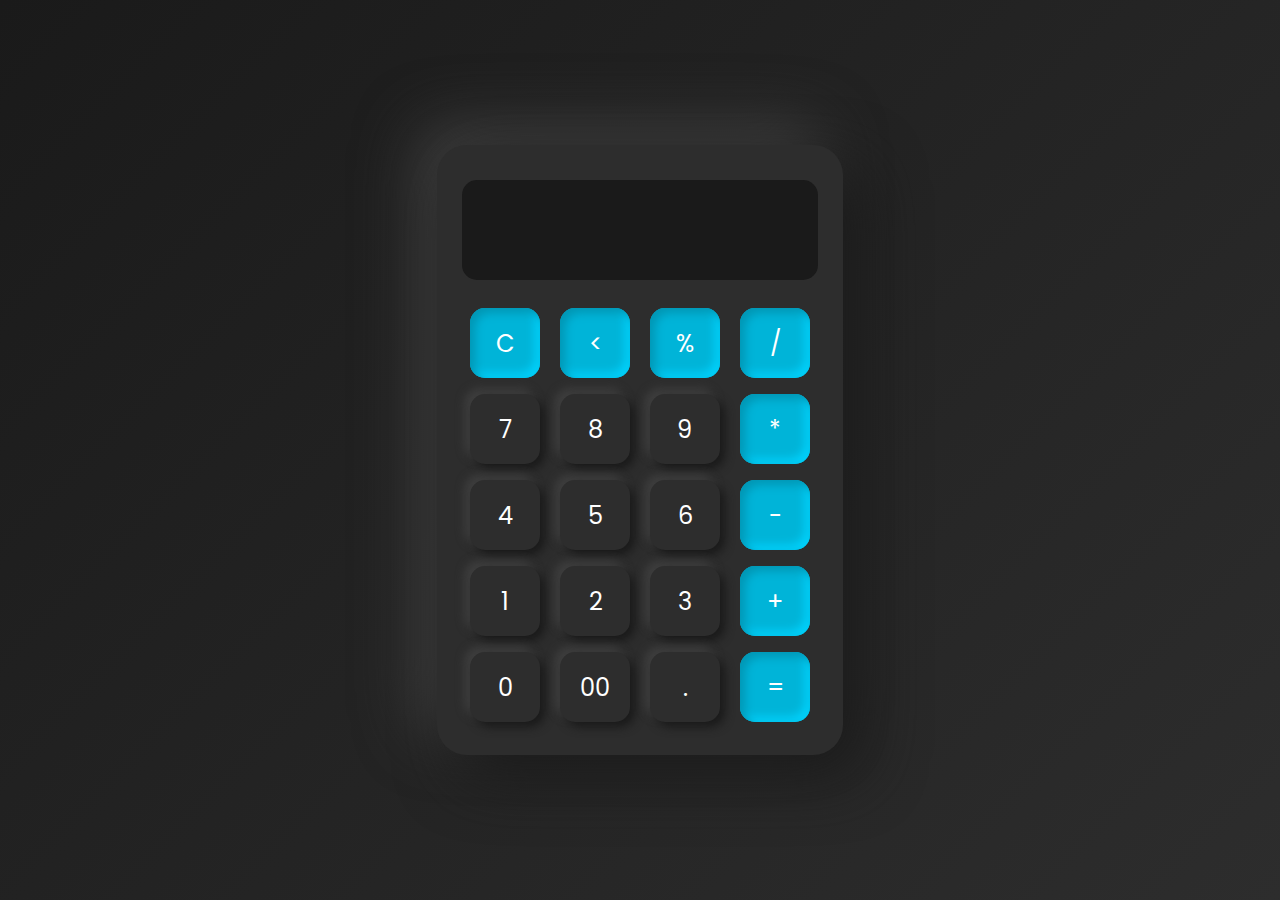
<file: Calculator/index.html>
<!DOCTYPE html>
<html lang="en">
<head>
    <meta charset="UTF-8">
    <meta http-equiv="X-UA-Compatible" content="IE=edge">
    <meta name="viewport" content="width=device-width, initial-scale=1.0">
    <title>Calculator</title>
    <link href="style.css" rel="stylesheet"></link>
</head>
<body>
    <div class="container">
        <div class="calc">
            <h1 id="input"></h1>
        <div>
            <button class="new">C</button>
            <button class="new">&lt;</button>
            <button class="new">%</button>
            <button class="new">/</button>
        </div>
        <div>
            <button>7</button>
            <button>8</button>
            <button>9</button>
            <button class="new">*</button>
        </div>
        <div>
            <button>4</button>
            <button>5</button>
            <button>6</button>
            <button class="new">-</button>
        </div>
        <div>
            <button>1</button>
            <button>2</button>
            <button>3</button>
            <button class="new">+</button>
        </div>
        <div>
            <button>0</button>
            <button>00</button>
            <button>.</button>
            <button class="new">=</button>
        </div>
    </div>
    </div>
    <script src="script.js"> </script>
</body>
</html>
</file>
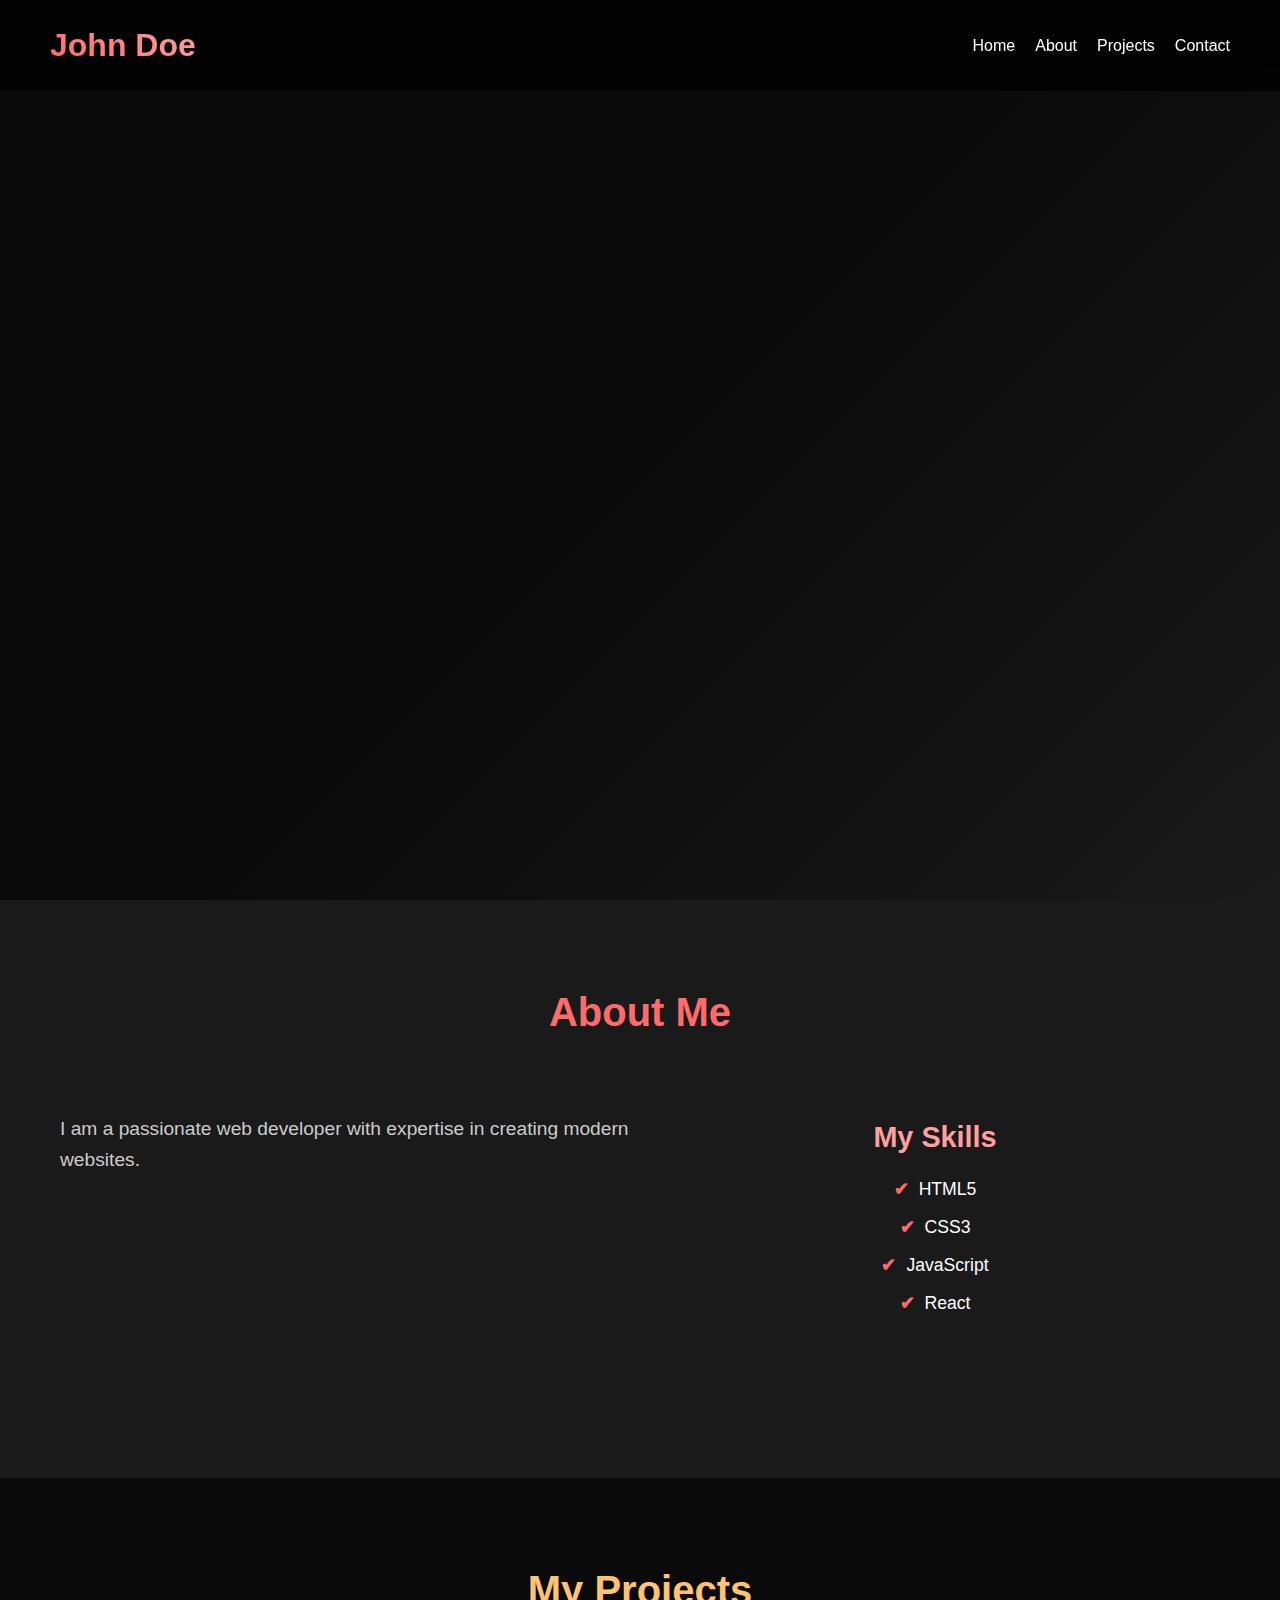
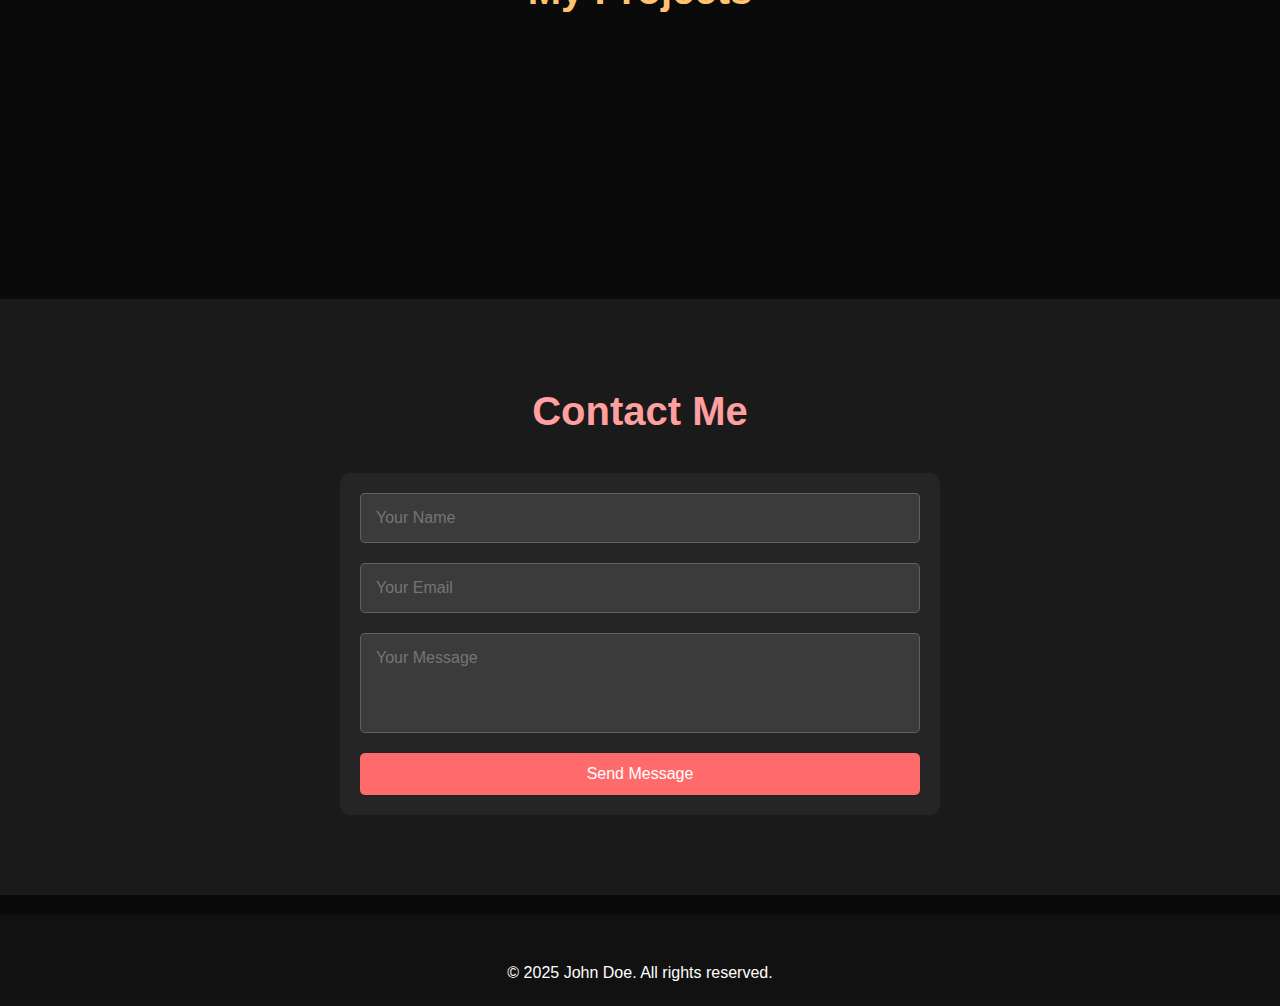
<file: DarkMode_TextAnimation/index.html>
<!DOCTYPE html>
<html lang="en">
<head>
    <meta charset="UTF-8">
    <meta http-equiv="X-UA-Compatible" content="IE=edge">
    <meta name="viewport" content="width=device-width, initial-scale=1.0">
    <title>Modern Portfolio</title>
    <link rel="stylesheet" href="style.css">
</head>
<body>
    <!-- Navigation -->
    <nav>
        <div class="logo">
            <h1>John Doe</h1>
        </div>
        <div class="menu">
            <ul>
                <li><a href="#home">Home</a></li>
                <li><a href="#about">About</a></li>
                <li><a href="#projects">Projects</a></li>
                <li><a href="#contact">Contact</a></li>
            </ul>
        </div>
    </nav>

    <!-- Hero Section -->
    <section id="home">
        <div class="hero-content">
            <h1>Welcome to My Portfolio</h1>
            <h2>Frontend Developer & Designer</h2>
            <p>Creating beautiful and functional web experiences</p>
            <div class="cta-buttons">
                <button>View My Work</button>
                <button>Contact Me</button>
            </div>
        </div>
    </section>

    <!-- About Section -->
    <section id="about">
        <h2>About Me</h2>
        <div class="about-content">
            <div class="about-text">
                <p>I am a passionate web developer with expertise in creating modern websites.</p>
            </div>
            <div class="skills">
                <h3>My Skills</h3>
                <ul>
                    <li>HTML5</li>
                    <li>CSS3</li>
                    <li>JavaScript</li>
                    <li>React</li>
                </ul>
            </div>
        </div>
    </section>

    <!-- Projects Section -->
    <section id="projects">
        <h2>My Projects</h2>
        <div class="project-grid">
            <div class="project-card">
                <h3>Project One</h3>
                <p>Project description goes here</p>
                <button>View Project</button>
            </div>
            <div class="project-card">
                <h3>Project Two</h3>
                <p>Project description goes here</p>
                <button>View Project</button>
            </div>
            <div class="project-card">
                <h3>Project Three</h3>
                <p>Project description goes here</p>
                <button>View Project</button>
            </div>
        </div>
    </section>

    <!-- Contact Section -->
    <section id="contact">
        <h2>Contact Me</h2>
        <form>
            <input type="text" placeholder="Your Name">
            <input type="email" placeholder="Your Email">
            <textarea placeholder="Your Message"></textarea>
            <button type="submit">Send Message</button>
        </form>
    </section>

    <!-- Footer -->
    <footer>
        <div class="social-links">
            <a href="#">GitHub</a>
            <a href="#">LinkedIn</a>
            <a href="#">Twitter</a>
        </div>
        <p>&copy; 2025 John Doe. All rights reserved.</p>
    </footer>

    <script src="script.js"></script>
</body>
</html>
</file>
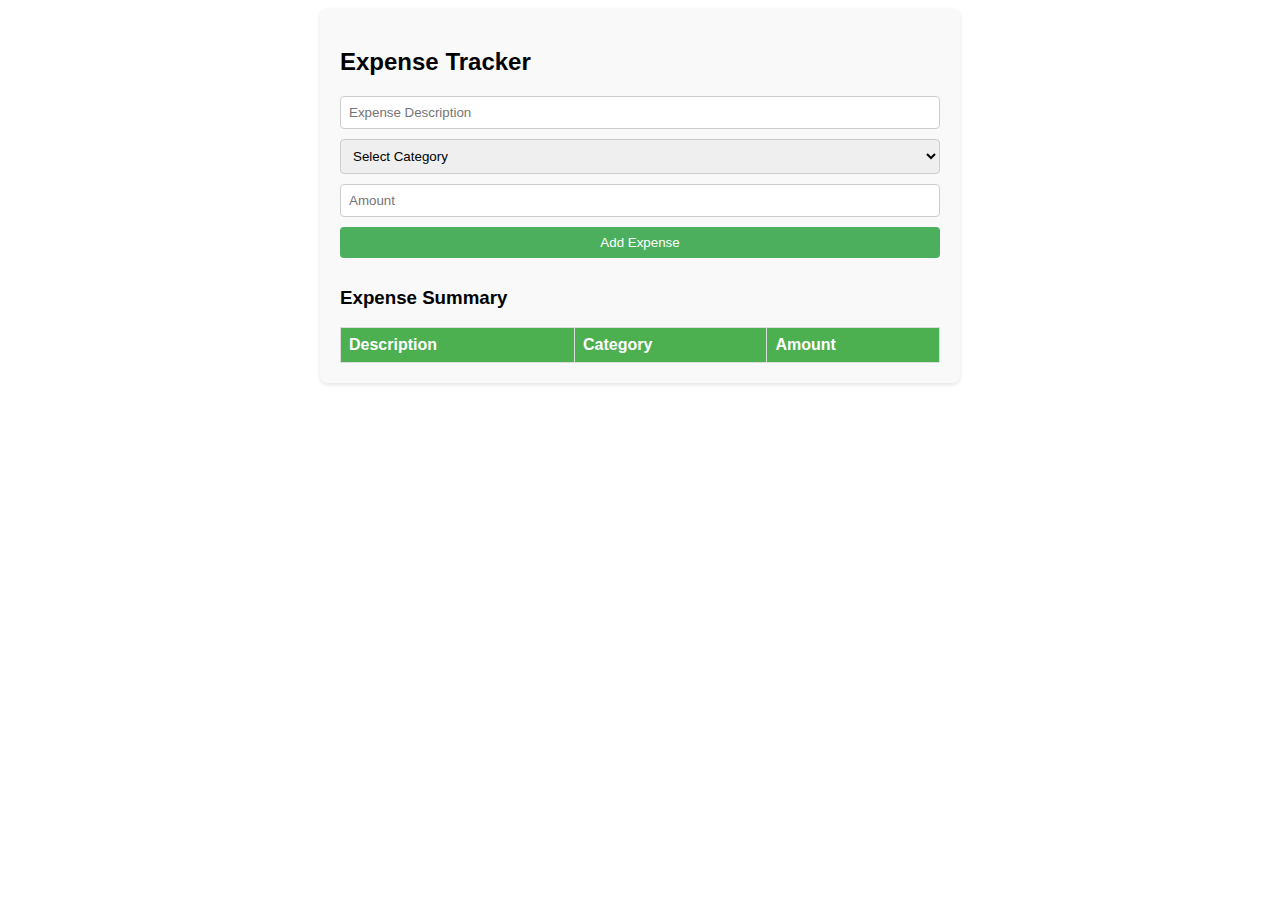
<file: Expense Tracker/index.html>
<!DOCTYPE html>
<html lang="en">
<head>
    <meta charset="UTF-8">
    <meta name="viewport" content="width=device-width, initial-scale=1.0">
    <title>Expense Tracker</title>
    <style>
        body{
            font-family: Arial, Helvetica, sans-serif;

        }
        .container{
            max-width: 600px;
            margin: 0 auto;
            padding: 20px;
            background-color: #f9f9f9;
            border-radius: 8px;
            box-shadow: 0 2px 4px rgba(0,0,0,0.1);
        }

        input[type="text"],select,input[type=number],input[type=submit]{
            margin-bottom: 10px;
            width: 100%;
            padding: 8px;
            border: 1px solid #ccc;
            border-radius: 4px;
            box-sizing: border-box;
        }

        input[type="submit"]{
            background-color: #4caf5d;
            color: white;
            border: none;
            cursor: pointer;
        }

        input[type="submit"]:hover{
            background-color: #45a049;
        }

        table{
            width: 100%;
            border-collapse: collapse;
        }

        th,td{
            border: 1px solid #ddd;
            padding: 8px;
            text-align: left;
        }

        th{
            background-color: #4caf50;
            color: white;
        }

    </style>
</head>
<body>
    <div class="container">
        <h2>Expense Tracker</h2>
        <form id="expenseForm">
            <input type="text" id="description" placeholder="Expense Description" required/><br>
            <select id="category" required>
                <option value="">Select Category</option>
                <option value="Food">Food</option>
                <option value="Transportation">Transportation</option>
                <option value="Utilities">Utilities</option>
                <option value="Entertainment">Entertainment</option>
                <option value="Others">Others</option>
            </select><br>
            <input type="number" id="amount" placeholder="Amount" required><br>
            <input type="submit" value="Add Expense">
        </form>
        <h3>Expense Summary</h3>
        <table id="expenseTable">
            <thead>
                <tr>
                    <th>Description</th>
                    <th>Category</th>
                    <th>Amount</th>
                </tr>
            </thead>
            <tbody id="expenseList">

            </tbody>
        </table>
    </div>


    <script>
        const expenseForm = document.getElementById('expenseForm')
        const expenseList = document.getElementById('expenseList')

        expenseForm.addEventListener('submit',function(event){
            event.preventDefault();

            const description = document.getElementById('description').value;
            const category = document.getElementById('category').value;
            const amount = document.getElementById('amount').value;

            if(document && category && !isNaN(amount)){
                const newRow = document.createElement('tr')

                newRow.innerHTML = `<td>${description}</td>
                <td>${category}</td>
                <td>${amount}</td>`;
                
                expenseList.appendChild(newRow)

                document.getElementById('description').value=''
            document.getElementById('category').value=''
            document.getElementById('amount').value=''
            }else{
                alert('Please fill out all fields with valid Data')
            }

            

        })
    </script>
</body>
</html>
</file>
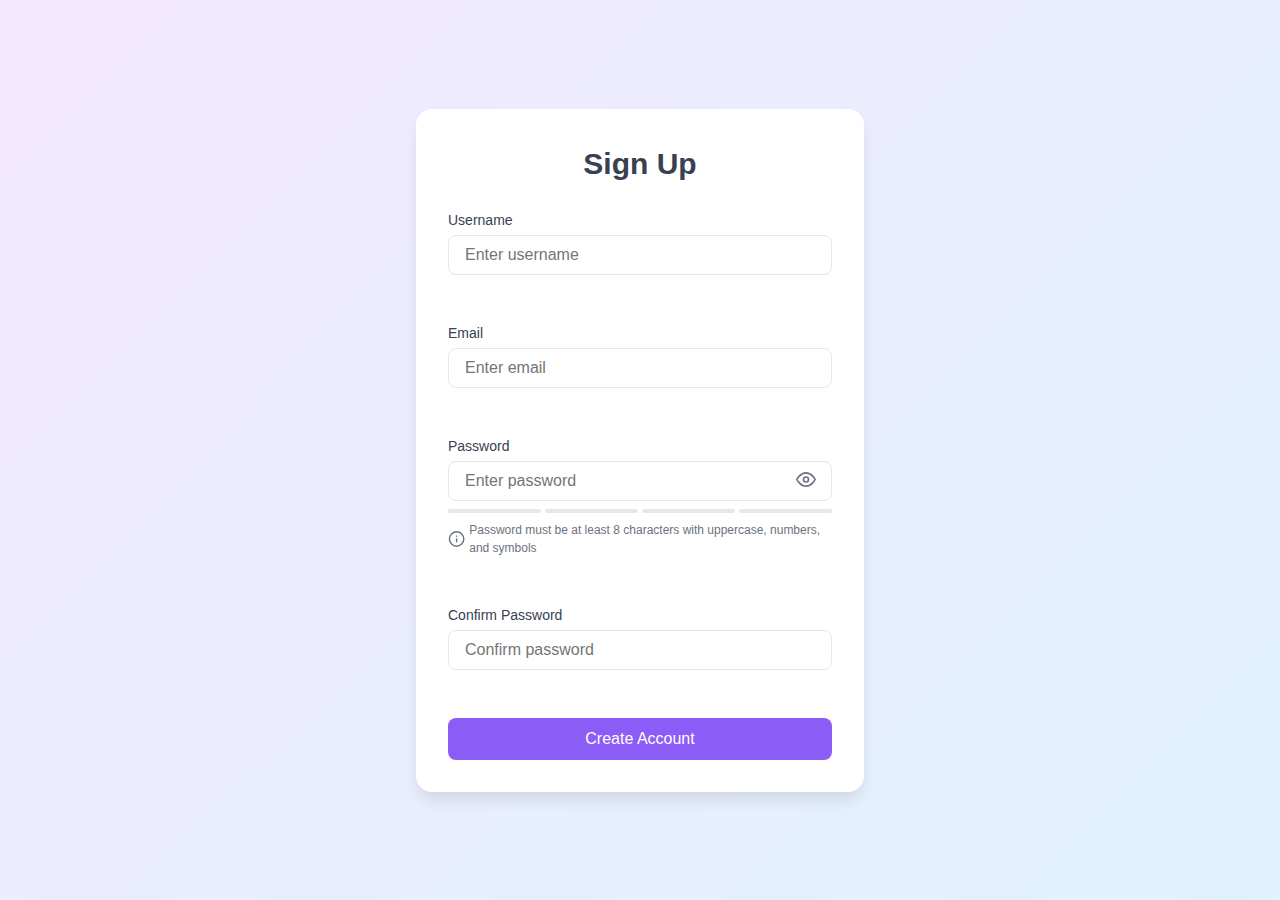
<file: Form Validation/index.html>
<!DOCTYPE html>
<html lang="en">
<head>
  <meta charset="UTF-8">
  <meta name="viewport" content="width=device-width, initial-scale=1.0">
  <title>Advanced Form Validation</title>
  <link rel="stylesheet" href="style.css">
</head>
<body>
  <div class="container">
    <div class="form-container">
      <h1>Sign Up</h1>
      
      <div id="success-message" class="success-message hidden">
        <svg xmlns="http://www.w3.org/2000/svg" class="success-icon" viewBox="0 0 24 24" fill="none" stroke="currentColor" stroke-width="2" stroke-linecap="round" stroke-linejoin="round">
          <path d="M22 11.08V12a10 10 0 1 1-5.93-9.14"></path>
          <polyline points="22 4 12 14.01 9 11.01"></polyline>
        </svg>
        <h2>Success!</h2>
        <p>Your account has been created.</p>
        <button onclick="resetForm()" class="button">Back to Form</button>
      </div>

      <form id="signup-form" novalidate>
        <div class="form-group">
          <label for="username">Username</label>
          <input 
            type="text" 
            id="username" 
            name="username" 
            placeholder="Enter username"
          >
          <div class="error-message"></div>
        </div>

        <div class="form-group">
          <label for="email">Email</label>
          <input 
            type="email" 
            id="email" 
            name="email" 
            placeholder="Enter email"
          >
          <div class="error-message"></div>
        </div>

        <div class="form-group">
          <label for="password">Password</label>
          <div class="password-input">
            <input 
              type="password" 
              id="password" 
              name="password" 
              placeholder="Enter password"
            >
            <button type="button" class="toggle-password" aria-label="Toggle password visibility">
              <svg xmlns="http://www.w3.org/2000/svg" class="eye-icon" viewBox="0 0 24 24" fill="none" stroke="currentColor" stroke-width="2" stroke-linecap="round" stroke-linejoin="round">
                <path d="M1 12s4-8 11-8 11 8 11 8-4 8-11 8-11-8-11-8z"></path>
                <circle cx="12" cy="12" r="3"></circle>
              </svg>
            </button>
          </div>
          <div class="password-strength">
            <div class="strength-meter">
              <div class="strength-segment"></div>
              <div class="strength-segment"></div>
              <div class="strength-segment"></div>
              <div class="strength-segment"></div>
            </div>
            <p class="strength-text">
              <svg xmlns="http://www.w3.org/2000/svg" class="info-icon" viewBox="0 0 24 24" fill="none" stroke="currentColor" stroke-width="2" stroke-linecap="round" stroke-linejoin="round">
                <circle cx="12" cy="12" r="10"></circle>
                <line x1="12" y1="16" x2="12" y2="12"></line>
                <line x1="12" y1="8" x2="12.01" y2="8"></line>
              </svg>
              Password must be at least 8 characters with uppercase, numbers, and symbols
            </p>
          </div>
          <div class="error-message"></div>
        </div>

        <div class="form-group">
          <label for="confirmPassword">Confirm Password</label>
          <input 
            type="password" 
            id="confirmPassword" 
            name="confirmPassword" 
            placeholder="Confirm password"
          >
          <div class="error-message"></div>
        </div>

        <button type="submit" class="button">Create Account</button>
      </form>
    </div>
  </div>
  <script src="script.js"></script>
</body>
</html>
</file>
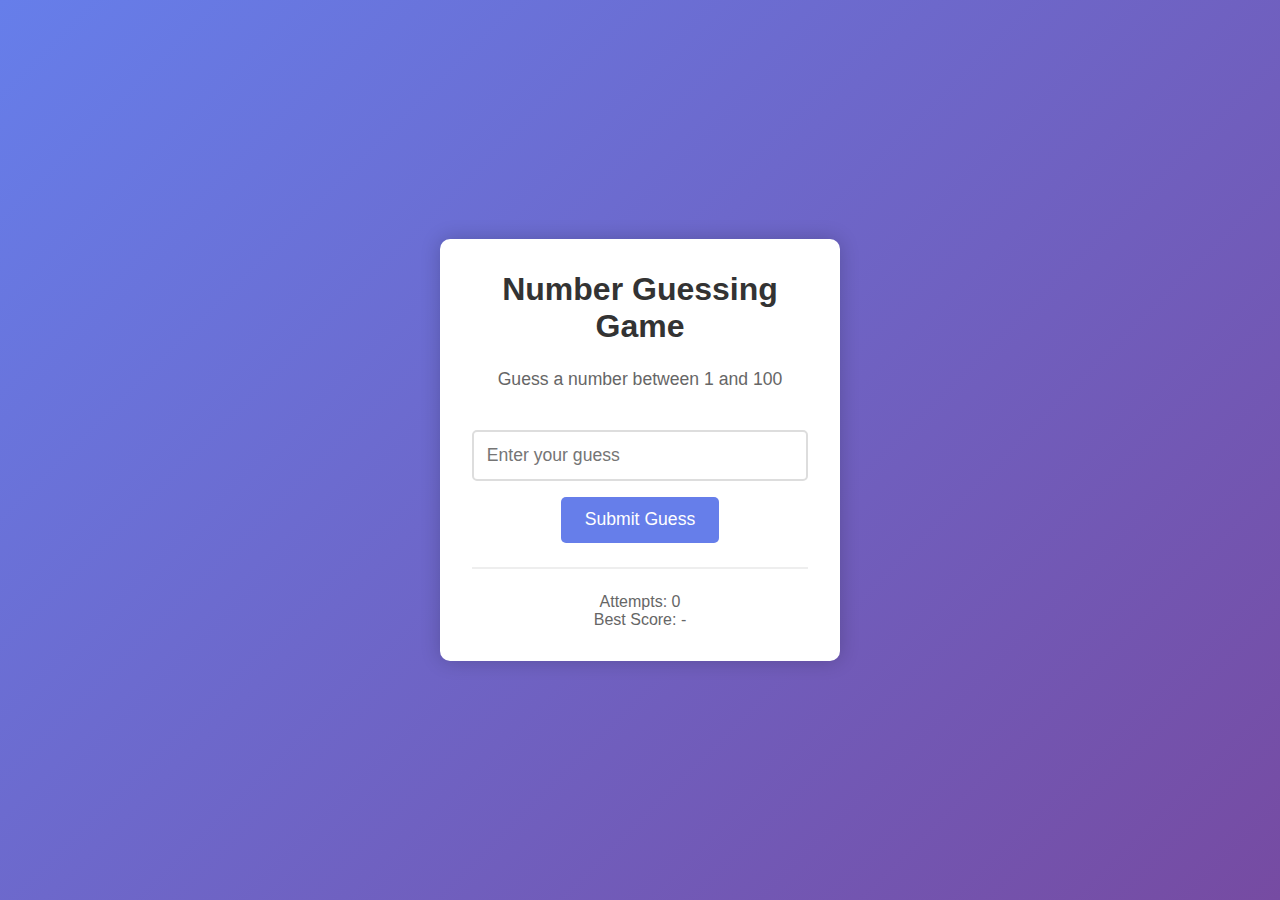
<file: Guessing Game/index.html>
<!DOCTYPE html>
<html lang="en">
<head>
    <meta charset="UTF-8">
    <meta name="viewport" content="width=device-width, initial-scale=1.0">
    <title>Number Guessing Game</title>
    <style>
        * {
            margin: 0;
            padding: 0;
            box-sizing: border-box;
            font-family: Arial, sans-serif;
        }

        body {
            min-height: 100vh;
            display: flex;
            justify-content: center;
            align-items: center;
            background: linear-gradient(135deg, #667eea 0%, #764ba2 100%);
        }

        .container {
            background-color: white;
            padding: 2rem;
            border-radius: 10px;
            box-shadow: 0 0 20px rgba(0, 0, 0, 0.2);
            text-align: center;
            max-width: 400px;
            width: 90%;
        }

        h1 {
            color: #333;
            margin-bottom: 1.5rem;
        }

        .game-info {
            margin-bottom: 1.5rem;
            color: #666;
            font-size: 1.1rem;
        }

        input {
            width: 100%;
            padding: 0.8rem;
            margin: 1rem 0;
            border: 2px solid #ddd;
            border-radius: 5px;
            font-size: 1.1rem;
        }

        button {
            background-color: #667eea;
            color: white;
            border: none;
            padding: 0.8rem 1.5rem;
            border-radius: 5px;
            cursor: pointer;
            font-size: 1.1rem;
            transition: background-color 0.3s;
        }

        button:hover {
            background-color: #5a6fd1;
        }

        .message {
            margin-top: 1rem;
            padding: 0.8rem;
            border-radius: 5px;
        }

        .success {
            background-color: #4CAF50;
            color: white;
        }

        .error {
            background-color: #f44336;
            color: white;
        }

        .hint {
            background-color: #2196F3;
            color: white;
        }

        .stats {
            margin-top: 1.5rem;
            padding-top: 1.5rem;
            border-top: 2px solid #eee;
            color: #666;
        }
    </style>
</head>
<body>
    <div class="container">
        <h1>Number Guessing Game</h1>
        <div class="game-info">
            Guess a number between 1 and 100
        </div>
        <input type="number" id="guessInput" placeholder="Enter your guess">
        <button onclick="checkGuess()">Submit Guess</button>
        <div id="message" class="message" style="display: none;"></div>
        <div class="stats">
            <p>Attempts: <span id="attempts">0</span></p>
            <p>Best Score: <span id="bestScore">-</span></p>
        </div>
    </div>

    <script>
        let targetNumber = generateRandomNumber();
        let attempts = 0;
        let bestScore = localStorage.getItem('bestScore') || '-';
        
        updateBestScore();

        function generateRandomNumber() {
            return Math.floor(Math.random() * 100) + 1;
        }

        function checkGuess() {
            const guessInput = document.getElementById('guessInput');
            const messageDiv = document.getElementById('message');
            const guess = parseInt(guessInput.value);

            if (isNaN(guess) || guess < 1 || guess > 100) {
                showMessage('Please enter a valid number between 1 and 100', 'error');
                return;
            }

            attempts++;
            updateAttempts();

            if (guess === targetNumber) {
                showMessage('Congratulations! You got it right!', 'success');
                updateBestScore();
                setTimeout(resetGame, 3000);
            } else if (guess < targetNumber) {
                showMessage('Too low! Try a higher number', 'hint');
            } else {
                showMessage('Too high! Try a lower number', 'hint');
            }

            guessInput.value = '';
            guessInput.focus();
        }

        function showMessage(text, type) {
            const messageDiv = document.getElementById('message');
            messageDiv.textContent = text;
            messageDiv.style.display = 'block';
            messageDiv.className = `message ${type}`;
        }

        function updateAttempts() {
            document.getElementById('attempts').textContent = attempts;
        }

        function updateBestScore() {
            document.getElementById('bestScore').textContent = bestScore;
            if (attempts > 0 && (bestScore === '-' || attempts < parseInt(bestScore))) {
                bestScore = attempts;
                localStorage.setItem('bestScore', bestScore);
                document.getElementById('bestScore').textContent = bestScore;
            }
        }

        function resetGame() {
            targetNumber = generateRandomNumber();
            attempts = 0;
            updateAttempts();
            showMessage('New game started! Good luck!', 'hint');
            setTimeout(() => {
                document.getElementById('message').style.display = 'none';
            }, 2000);
        }

        // Handle Enter key press
        document.getElementById('guessInput').addEventListener('keyup', function(event) {
            if (event.key === 'Enter') {
                checkGuess();
            }
        });
    </script>
</body>
</html>
</file>
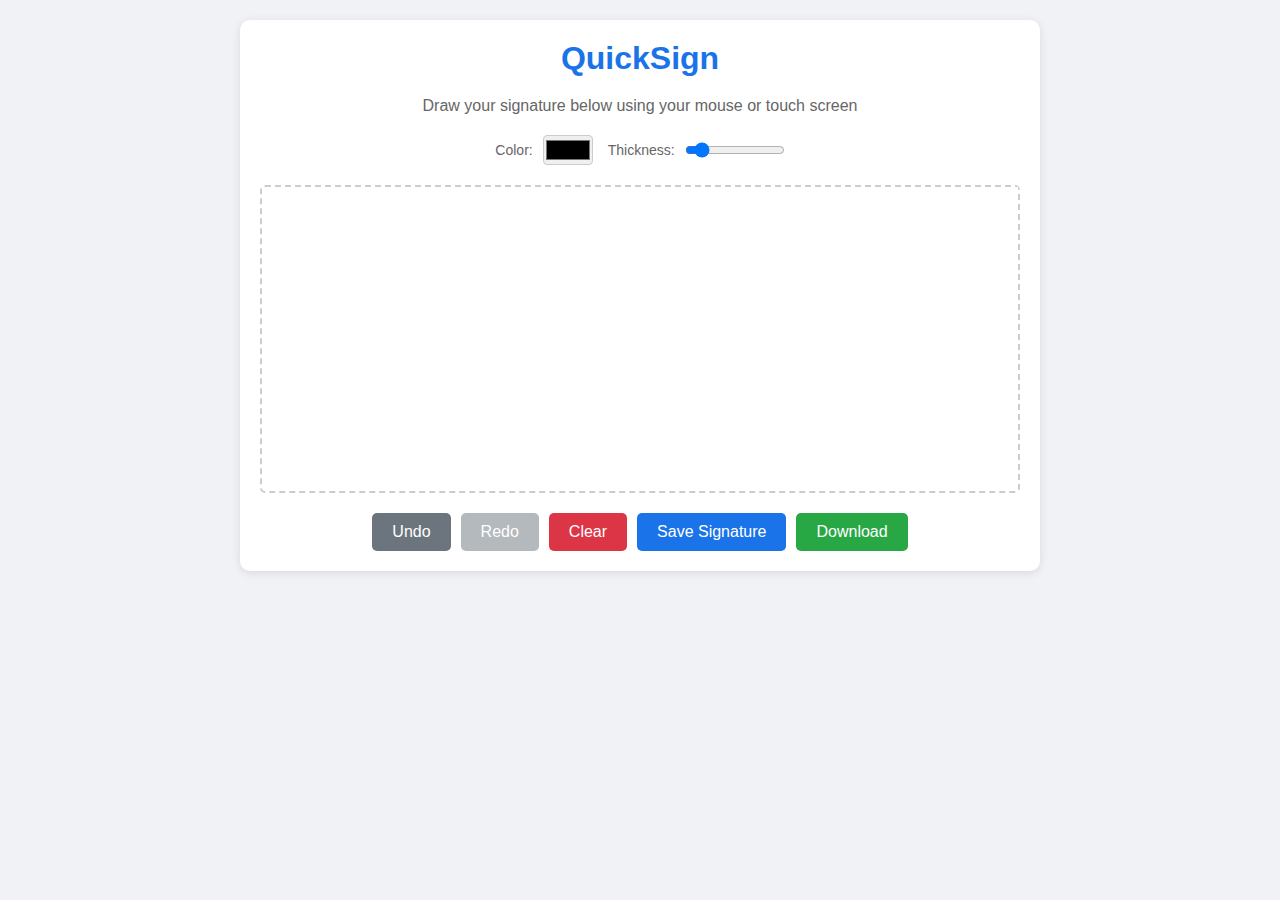
<file: QuickSign Signature/index.html>
<!DOCTYPE html>
<html lang="en">
<head>
    <meta charset="UTF-8">
    <meta name="viewport" content="width=device-width, initial-scale=1.0">
    <title>QuickSign - Signature App</title>
    <link rel="stylesheet" href="style.css">
</head>
<body>
    <div class="container">
        <h1>QuickSign</h1>
        <p class="instructions">Draw your signature below using your mouse or touch screen</p>
        
        <div class="controls">
            <div class="control-group">
                <label for="penColor">Color:</label>
                <input type="color" id="penColor" class="color-picker" value="#000000">
            </div>
            <div class="control-group">
                <label for="penThickness">Thickness:</label>
                <input type="range" id="penThickness" class="thickness-slider" min="1" max="10" value="2">
            </div>
        </div>

        <div class="canvas-container">
            <canvas id="signatureCanvas"></canvas>
        </div>

        <div class="button-group">
            <button class="undo-btn" onclick="undo()" disabled>Undo</button>
            <button class="redo-btn" onclick="redo()" disabled>Redo</button>
            <button class="clear-btn" onclick="clearCanvas()">Clear</button>
            <button class="save-btn" onclick="saveSignature()">Save Signature</button>
            <button class="download-btn" onclick="downloadSignature()">Download</button>
        </div>

        <img id="savedSignature" alt="Saved signature">
    </div>
    <script src="script.js"></script>

  
</body>
</html>
</file>
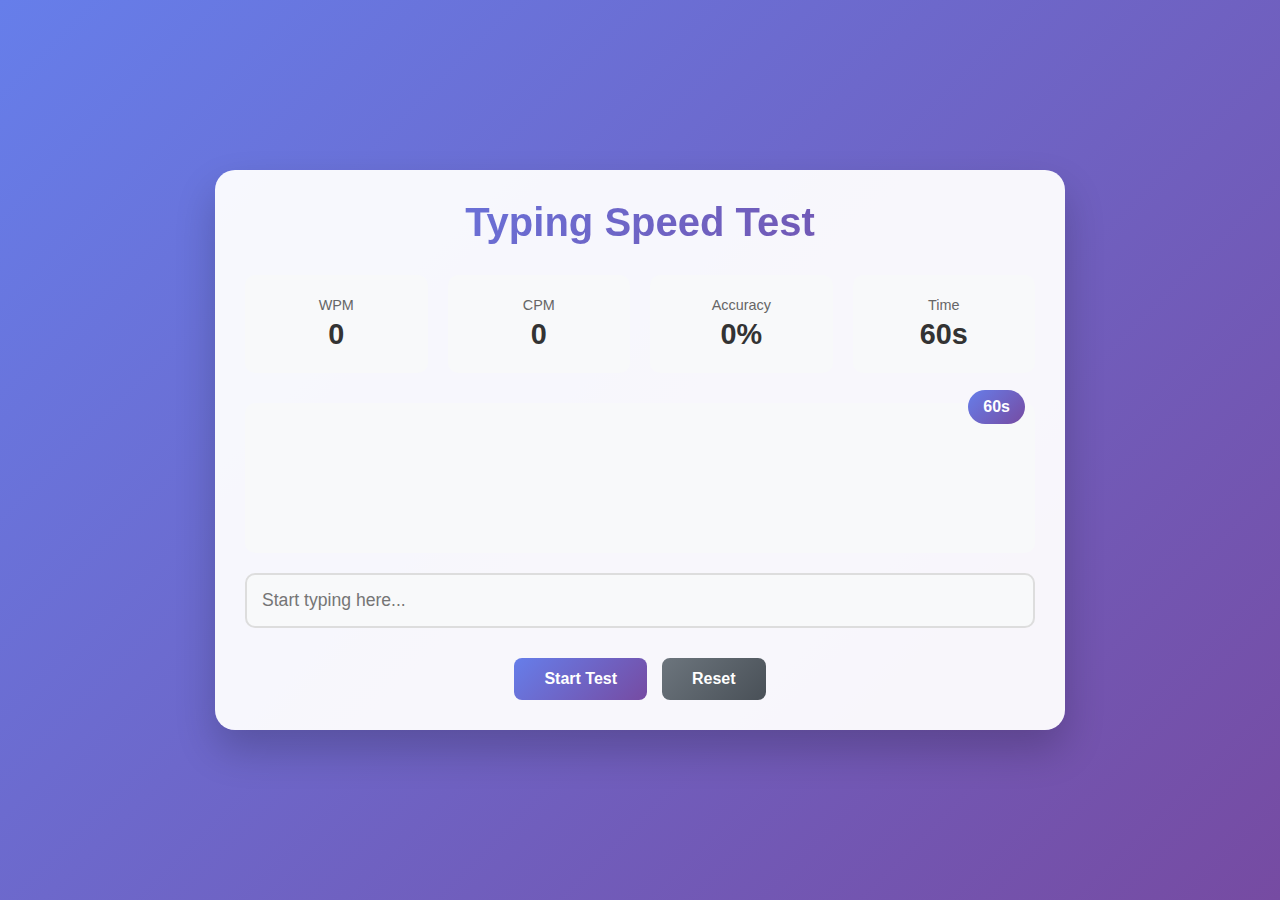
<file: Typing speed test app/index.html>
<!DOCTYPE html>
<html lang="en">
<head>
    <meta charset="UTF-8">
    <meta name="viewport" content="width=device-width, initial-scale=1.0">
    <title>Advanced Typing Speed Test</title>
    <link rel="stylesheet" href="style.css">
    
</head>
<body>
    <div class="container">
        <h1 class="heading">Typing Speed Test</h1>
        
        <div class="stats">
            <div class="stat-box">
                <div class="stat-label">WPM</div>
                <div class="stat-value" id="wpm">0</div>
            </div>
            <div class="stat-box">
                <div class="stat-label">CPM</div>
                <div class="stat-value" id="cpm">0</div>
            </div>
            <div class="stat-box">
                <div class="stat-label">Accuracy</div>
                <div class="stat-value" id="accuracy">0%</div>
            </div>
            <div class="stat-box">
                <div class="stat-label">Time</div>
                <div class="stat-value" id="time">60s</div>
            </div>
        </div>

        <div class="type-area">
            <div class="text-display" id="text-display"></div>
            <input type="text" class="input-area" id="input-area" placeholder="Start typing here..." autocomplete="off">
            <div class="timer" id="timer">60s</div>
        </div>

        <div class="buttons">
            <button class="btn btn-primary" id="start-btn">Start Test</button>
            <button class="btn btn-secondary" id="reset-btn">Reset</button>
        </div>
    </div>
    <script src="script.js"></script>
</body>
</html>
</file>
<file: Calculator/style.css>
@import url('https://fonts.googleapis.com/css2?family=Poppins:wght@400;500&display=swap');

* {
    padding: 0;
    margin: 0;
    box-sizing: border-box;
    font-family: 'Poppins', sans-serif;
}

body {
    background: linear-gradient(135deg, #1a1a1a, #2d2d2d);
    min-height: 100vh;
}

.container {
    height: 100vh;
    width: 100%;
    display: flex;
    justify-content: center;
    align-items: center;
}

.calc {
    padding: 25px;
    border-radius: 30px;
    background: #2d2d2d;
    box-shadow: 20px 20px 60px #1a1a1a,
                -20px -20px 60px #404040;
}

#input {
    width: 100%;
    max-width: 400px;
    height: 100px;
    border: none;
    background: #1a1a1a;
    border-radius: 15px;
    text-align: right;
    padding: 0 20px;
    margin: 10px 0 20px 0;
    color: #ffffff;
    cursor: pointer;
    transition: all 0.3s ease;
    
    /* New properties for text handling */
    font-size: clamp(20px, 8vw, 48px); /* Responsive font size */
    white-space: nowrap; /* Prevent line breaks */
    overflow: hidden; /* Hide overflow */
    text-overflow: ellipsis; /* Show ... when text overflows */
    direction: rtl; /* Right-to-left text direction */
    unicode-bidi: plaintext; /* Maintains number order */
}

#input:focus {
    outline: none;
    box-shadow: 0 0 15px rgba(0, 255, 255, 0.3);
}

button {
    border: none;
    margin: 8px;
    width: 70px;
    height: 70px;
    border-radius: 15px;
    cursor: pointer;
    background: #2d2d2d;
    color: #ffffff;
    font-size: 24px;
    transition: all 0.3s ease;
    box-shadow: 5px 5px 10px #1a1a1a,
                -5px -5px 10px #404040;
}

button:hover {
    background: linear-gradient(145deg, #2d2d2d, #353535);
    transform: translateY(-2px);
}

.new {
    background: #00b4d8;
    color: #ffffff;
    box-shadow: inset 5px 5px 10px #0096b4,
                inset -5px -5px 10px #00d2fc;
}

.new:hover {
    background: linear-gradient(145deg, #00b4d8, #00c2e6);
}

button.operator {
    background: #ff6b6b;
    color: #ffffff;
}

button.operator:hover {
    background: linear-gradient(145deg, #ff6b6b, #ff8585);
}

button.number {
    background: #2d2d2d;
    color: #ffffff;
}

button.equals {
    background: #4cd964;
    color: #ffffff;
}

button.equals:hover {
    background: linear-gradient(145deg, #4cd964, #5ce974);
}
</file>
<file: Form Validation/style.css>
:root {
    --primary-color: #8b5cf6;
    --primary-hover: #7c3aed;
    --error-color: #ef4444;
    --success-color: #22c55e;
    --border-color: #e5e7eb;
    --text-color: #374151;
    --text-light: #6b7280;
  }
  
  * {
    margin: 0;
    padding: 0;
    box-sizing: border-box;
  }
  
  body {
    font-family: -apple-system, BlinkMacSystemFont, "Segoe UI", Roboto, "Helvetica Neue", Arial, sans-serif;
    line-height: 1.5;
    color: var(--text-color);
    background: linear-gradient(135deg, #f3e8ff 0%, #e0f2fe 100%);
    min-height: 100vh;
    display: flex;
    align-items: center;
    justify-content: center;
    padding: 1rem;
  }
  
  .container {
    width: 100%;
    max-width: 28rem;
  }
  
  .form-container {
    background: white;
    padding: 2rem;
    border-radius: 1rem;
    box-shadow: 0 10px 15px -3px rgba(0, 0, 0, 0.1);
  }
  
  h1 {
    text-align: center;
    color: var(--text-color);
    font-size: 1.875rem;
    margin-bottom: 1.5rem;
    font-weight: bold;
  }
  
  .form-group {
    margin-bottom: 1.5rem;
  }
  
  label {
    display: block;
    font-size: 0.875rem;
    font-weight: 500;
    color: var(--text-color);
    margin-bottom: 0.25rem;
  }
  
  input {
    width: 100%;
    padding: 0.625rem 1rem;
    border: 1px solid var(--border-color);
    border-radius: 0.5rem;
    font-size: 1rem;
    transition: all 0.2s;
  }
  
  input:focus {
    outline: none;
    border-color: var(--primary-color);
    box-shadow: 0 0 0 3px rgba(139, 92, 246, 0.1);
  }
  
  input.error {
    border-color: var(--error-color);
  }
  
  .password-input {
    position: relative;
  }
  
  .toggle-password {
    position: absolute;
    right: 0.75rem;
    top: 50%;
    transform: translateY(-50%);
    background: none;
    border: none;
    cursor: pointer;
    padding: 0.25rem;
    color: var(--text-light);
  }
  
  .eye-icon, .info-icon {
    width: 1.25rem;
    height: 1.25rem;
  }
  
  .error-message {
    display: flex;
    align-items: center;
    gap: 0.25rem;
    color: var(--error-color);
    font-size: 0.875rem;
    margin-top: 0.25rem;
    min-height: 1.25rem;
  }
  
  .password-strength {
    margin-top: 0.5rem;
  }
  
  .strength-meter {
    display: flex;
    gap: 0.25rem;
    margin-bottom: 0.5rem;
  }
  
  .strength-segment {
    height: 0.25rem;
    flex: 1;
    background-color: #e5e7eb;
    border-radius: 0.125rem;
    transition: background-color 0.2s;
  }
  
  .strength-segment.weak { background-color: var(--error-color); }
  .strength-segment.medium { background-color: #f59e0b; }
  .strength-segment.strong { background-color: #fbbf24; }
  .strength-segment.very-strong { background-color: var(--success-color); }
  
  .strength-text {
    display: flex;
    align-items: center;
    gap: 0.25rem;
    color: var(--text-light);
    font-size: 0.75rem;
  }
  
  .button {
    width: 100%;
    padding: 0.75rem;
    background-color: var(--primary-color);
    color: white;
    border: none;
    border-radius: 0.5rem;
    font-size: 1rem;
    font-weight: 500;
    cursor: pointer;
    transition: background-color 0.2s;
  }
  
  .button:hover {
    background-color: var(--primary-hover);
  }
  
  .success-message {
    text-align: center;
  }
  
  .success-message.hidden {
    display: none;
  }
  
  .success-icon {
    width: 4rem;
    height: 4rem;
    color: var(--success-color);
    margin-bottom: 1rem;
  }
  
  .success-message h2 {
    font-size: 1.5rem;
    color: var(--text-color);
    margin-bottom: 0.5rem;
  }
  
  .success-message p {
    color: var(--text-light);
    margin-bottom: 1.5rem;
  }
</file>
<file: QuickSign Signature/style.css>
* {
    margin: 0;
    padding: 0;
    box-sizing: border-box;
}

body {
    font-family: Arial, sans-serif;
    min-height: 100vh;
    display: flex;
    flex-direction: column;
    align-items: center;
    background-color: #f0f2f5;
    padding: 20px;
}

.container {
    background-color: white;
    padding: 20px;
    border-radius: 10px;
    box-shadow: 0 2px 10px rgba(0, 0, 0, 0.1);
    width: 100%;
    max-width: 800px;
}

h1 {
    color: #1a73e8;
    margin-bottom: 20px;
    text-align: center;
}

.controls {
    display: flex;
    gap: 15px;
    margin-bottom: 20px;
    flex-wrap: wrap;
    justify-content: center;
}

.control-group {
    display: flex;
    align-items: center;
    gap: 10px;
}

.color-picker {
    width: 50px;
    height: 30px;
    padding: 0;
    border: 1px solid #ccc;
    border-radius: 4px;
    cursor: pointer;
}

.thickness-slider {
    width: 100px;
}

.canvas-container {
    border: 2px dashed #ccc;
    border-radius: 5px;
    margin: 20px 0;
    position: relative;
}

#signatureCanvas {
    width: 100%;
    height: 300px;
    background-color: white;
    cursor: crosshair;
}

.button-group {
    display: flex;
    gap: 10px;
    margin-top: 20px;
    justify-content: center;
    flex-wrap: wrap;
}

button {
    padding: 10px 20px;
    border: none;
    border-radius: 5px;
    cursor: pointer;
    font-size: 16px;
    transition: background-color 0.3s;
}

.save-btn {
    background-color: #1a73e8;
    color: white;
}

.save-btn:hover {
    background-color: #1557b0;
}

.clear-btn {
    background-color: #dc3545;
    color: white;
}

.clear-btn:hover {
    background-color: #bb2d3b;
}

.undo-btn, .redo-btn {
    background-color: #6c757d;
    color: white;
}

.undo-btn:hover, .redo-btn:hover {
    background-color: #5a6268;
}

.download-btn {
    background-color: #28a745;
    color: white;
}

.download-btn:hover {
    background-color: #218838;
}

.instructions {
    text-align: center;
    color: #666;
    margin-bottom: 20px;
}

#savedSignature {
    max-width: 100%;
    margin-top: 20px;
    display: none;
}

button:disabled {
    opacity: 0.5;
    cursor: not-allowed;
}

label {
    font-size: 14px;
    color: #666;
}
</file>
<file: Typing speed test app/style.css>
* {
    margin: 0;
    padding: 0;
    box-sizing: border-box;
    font-family: 'Arial', sans-serif;
}

body {
    min-height: 100vh;
    background: linear-gradient(135deg, #667eea 0%, #764ba2 100%);
    padding: 20px;
    display: flex;
    justify-content: center;
    align-items: center;
}

.container {
    width: 850px;
    background: rgba(255, 255, 255, 0.95);
    border-radius: 20px;
    box-shadow: 0 20px 40px rgba(0, 0, 0, 0.2);
    padding: 30px;
    transition: transform 0.3s ease;
}

.container:hover {
    transform: translateY(-5px);
}

.heading {
    text-align: center;
    color: #333;
    margin-bottom: 30px;
    font-size: 2.5rem;
    font-weight: 700;
    background: linear-gradient(135deg, #667eea 0%, #764ba2 100%);
    -webkit-background-clip: text;
    -webkit-text-fill-color: transparent;
}

.stats {
    display: grid;
    grid-template-columns: repeat(4, 1fr);
    gap: 20px;
    margin-bottom: 30px;
}

.stat-box {
    background: #f8f9fa;
    padding: 20px;
    border-radius: 10px;
    text-align: center;
    transition: all 0.3s;
    border: 2px solid transparent;
}

.stat-box:hover {
    transform: translateY(-5px);
    border-color: #667eea;
    box-shadow: 0 10px 20px rgba(0, 0, 0, 0.1);
}

.stat-label {
    color: #666;
    font-size: 0.9rem;
    margin-bottom: 5px;
}

.stat-value {
    color: #333;
    font-size: 1.8rem;
    font-weight: 700;
}

.type-area {
    position: relative;
    margin-bottom: 30px;
}

.text-display {
    background: #f8f9fa;
    padding: 20px;
    border-radius: 10px;
    font-size: 1.2rem;
    line-height: 1.6;
    color: #666;
    margin-bottom: 20px;
    min-height: 150px;
    transition: all 0.3s;
    border: 2px solid transparent;
}

.text-display:focus-within {
    border-color: #667eea;
    box-shadow: 0 5px 15px rgba(102, 126, 234, 0.2);
}

.text-display span {
    position: relative;
    transition: all 0.2s;
}

.text-display span.correct {
    color: #28a745;
}

.text-display span.incorrect {
    color: #dc3545;
    text-decoration: underline;
}

.text-display span.current {
    background-color: #ffc107;
    border-radius: 2px;
}

.input-area {
    width: 100%;
    padding: 15px;
    font-size: 1.1rem;
    border: 2px solid #ddd;
    border-radius: 10px;
    outline: none;
    transition: all 0.3s;
}

.input-area:focus {
    border-color: #667eea;
    box-shadow: 0 5px 15px rgba(102, 126, 234, 0.2);
}

.input-area:disabled {
    background: #f8f9fa;
    cursor: not-allowed;
}

.buttons {
    display: flex;
    gap: 15px;
    justify-content: center;
}

.btn {
    padding: 12px 30px;
    border: none;
    border-radius: 8px;
    font-size: 1rem;
    font-weight: 600;
    cursor: pointer;
    transition: all 0.3s;
}

.btn-primary {
    background: linear-gradient(135deg, #667eea 0%, #764ba2 100%);
    color: white;
}

.btn-secondary {
    background: linear-gradient(135deg, #6c757d 0%, #495057 100%);
    color: white;
}

.btn:hover {
    transform: translateY(-2px);
    box-shadow: 0 5px 15px rgba(0, 0, 0, 0.1);
}

.btn:active {
    transform: translateY(0);
}

.btn:disabled {
    opacity: 0.7;
    cursor: not-allowed;
}

.timer {
    position: absolute;
    top: -13px;
    right: 10px;
    background: linear-gradient(135deg, #667eea 0%, #764ba2 100%);
    color: white;
    padding: 8px 15px;
    border-radius: 20px;
    font-weight: 600;
}

@keyframes shake {
    0%, 100% { transform: translateX(0); }
    25% { transform: translateX(-5px); }
    75% { transform: translateX(5px); }
}

.shake {
    animation: shake 0.2s ease-in-out;
}

@media (max-width: 768px) {
    .container {
        width: 95%;
        padding: 20px;
    }

    .stats {
        grid-template-columns: repeat(2, 1fr);
    }

    .heading {
        font-size: 2rem;
    }

    .buttons {
        flex-direction: column;
    }

    .btn {
        width: 100%;
    }
}

@media (max-width: 480px) {
    .stats {
        grid-template-columns: 1fr;
    }
}
</file>
<file: DarkMode_TextAnimation/style.css>
/* Reset and Base Styles */
* {
    margin: 0;
    padding: 0;
    box-sizing: border-box;
    font-family: 'Poppins', sans-serif;
}

body {
    background: #0a0a0a;
    color: #fff;
    line-height: 1.6;
    overflow-x: hidden;
}

/* Navigation */
nav {
    position: fixed;
    top: 0;
    width: 100%;
    padding: 20px 50px;
    background: rgba(0, 0, 0, 0.8);
    backdrop-filter: blur(10px);
    z-index: 1000;
    display: flex;
    justify-content: space-between;
    align-items: center;
    animation: slideDown 0.8s ease;
}

.logo h1 {
    font-size: 2rem;
    background: linear-gradient(45deg, #ff6b6b, #ff9f9f);
    -webkit-background-clip: text;
    -webkit-text-fill-color: transparent;
    animation: gradientFlow 3s infinite;
}

.menu ul {
    display: flex;
    gap: 20px;
    list-style: none;
}

.menu a {
    color: #fff;
    text-decoration: none;
    position: relative;
    padding: 5px 0;
    transition: color 0.3s ease;
}

.menu a:hover {
    color: #ff6b6b;
}

/* Hero Section */
.hero-content {
    min-height: 100vh;
    display: flex;
    flex-direction: column;
    justify-content: center;
    align-items: center;
    text-align: center;
    padding: 0 20px;
    background: linear-gradient(135deg, #0a0a0a 50%, #1a1a1a);
    color: #fff;
}

.hero-content h1 {
    font-size: 4rem;
    font-weight: bold;
    line-height: 1.2;
    margin-bottom: 20px;
    background: linear-gradient(45deg, #ff6b6b, #ffc371);
    -webkit-background-clip: text;
    -webkit-text-fill-color: transparent;
    opacity: 0;
    transform: translateY(30px);
    animation: fadeUpIn 0.8s ease forwards;
}

.hero-content h2 {
    font-size: 2rem;
    margin-bottom: 20px;
    color: #ff6b6b;
    opacity: 0;
    transform: translateY(30px);
    animation: fadeUpIn 0.8s ease 0.2s forwards;
}

.hero-content p {
    font-size: 1.2rem;
    max-width: 600px;
    margin: 20px auto;
    color: #ccc;
    opacity: 0;
    transform: translateY(30px);
    animation: fadeUpIn 0.8s ease 0.4s forwards;
}

.cta-buttons {
    margin-top: 20px;
    opacity: 0;
    animation: fadeIn 0.8s ease 0.6s forwards;
}

.cta-buttons button {
    padding: 12px 30px;
    margin: 10px;
    border: none;
    border-radius: 5px;
    cursor: pointer;
    font-size: 1rem;
    font-weight: bold;
    transition: transform 0.3s ease, box-shadow 0.3s ease;
}

.cta-buttons button:first-child {
    background: #ff6b6b;
    color: white;
}

.cta-buttons button:last-child {
    background: transparent;
    border: 2px solid #ff6b6b;
    color: #ff6b6b;
}

.cta-buttons button:hover {
    transform: translateY(-5px);
    box-shadow: 0 5px 15px rgba(255, 107, 107, 0.4);
}

/* About Section */
#about {
    padding: 80px 20px;
    background: #1a1a1a;
    color: #fff;
    text-align: center;
}

#about h2 {
    font-size: 2.5rem;
    margin-bottom: 20px;
    color: #ff6b6b;
}

.about-content {
    display: flex;
    justify-content: space-between;
    gap: 20px;
    margin: 50px auto;
    max-width: 1200px;
    padding: 20px;
    flex-wrap: wrap;
}

.about-text {
    flex: 1;
    text-align: left;
}

.about-text p {
    margin-bottom: 20px;
    font-size: 1.2rem;
    color: #ccc;
}

.skills {
    flex: 1;
}

.skills h3 {
    font-size: 1.8rem;
    margin-bottom: 15px;
    color: #ff9f9f;
}

.skills ul {
    list-style: none;
    padding: 0;
}

.skills li {
    margin: 10px 0;
    font-size: 1.1rem;
    position: relative;
}

.skills li::before {
    content: "✔";
    color: #ff6b6b;
    margin-right: 10px;
    font-weight: bold;
}

/* Projects Section */
#projects {
    padding: 80px 20px;
    background: #0a0a0a;
    color: #fff;
    text-align: center;
}

#projects h2 {
    font-size: 2.5rem;
    margin-bottom: 30px;
    color: #ffc371;
}

.project-grid {
    display: grid;
    grid-template-columns: repeat(auto-fit, minmax(300px, 1fr));
    gap: 20px;
    max-width: 1200px;
    margin: 0 auto;
    padding: 0 20px;
}

.project-card {
    background: rgba(255, 255, 255, 0.05);
    border-radius: 10px;
    padding: 20px;
    text-align: center;
    transition: transform 0.3s ease, box-shadow 0.3s ease;
    opacity: 0;
    animation: fadeIn 0.8s ease forwards;
}

.project-card h3 {
    font-size: 1.5rem;
    margin-bottom: 10px;
    color: #ff6b6b;
}

.project-card p {
    font-size: 1rem;
    margin-bottom: 15px;
    color: #ccc;
}

.project-card button {
    padding: 10px 20px;
    border: none;
    border-radius: 5px;
    background: #ff6b6b;
    color: white;
    cursor: pointer;
    font-size: 1rem;
    transition: transform 0.3s ease, box-shadow 0.3s ease;
}

.project-card button:hover {
    transform: translateY(-5px);
    box-shadow: 0 5px 15px rgba(255, 107, 107, 0.4);
}

.project-card:hover {
    transform: translateY(-10px);
    box-shadow: 0 10px 20px rgba(255, 107, 107, 0.4);
}

/* Contact Section */
#contact {
    padding: 80px 20px;
    background: #1a1a1a;
    color: #fff;
    text-align: center;
}

#contact h2 {
    font-size: 2.5rem;
    margin-bottom: 30px;
    color: #ff9f9f;
}

form {
    max-width: 600px;
    margin: 0 auto;
    display: flex;
    flex-direction: column;
    gap: 20px;
    padding: 20px;
    background: rgba(255, 255, 255, 0.05);
    border-radius: 10px;
}

form input, form textarea {
    width: 100%;
    padding: 15px;
    background: rgba(255, 255, 255, 0.1);
    border: 1px solid rgba(255, 255, 255, 0.2);
    border-radius: 5px;
    color: #fff;
    font-size: 1rem;
    transition: border-color 0.3s ease;
}

form input:focus, form textarea:focus {
    border-color: #ff6b6b;
    outline: none;
}

form textarea {
    resize: none;
    height: 100px;
}

form button {
    padding: 12px 30px;
    border: none;
    border-radius: 5px;
    background: #ff6b6b;
    color: white;
    font-size: 1rem;
    cursor: pointer;
    transition: transform 0.3s ease, box-shadow 0.3s ease;
}

form button:hover {
    transform: translateY(-5px);
    box-shadow: 0 5px 15px rgba(255, 107, 107, 0.4);
}

/* Footer */
footer {
    text-align: center;
    padding: 20px;
    background: #111;
    margin-top: 20px;
}

footer .social-links a {
    color: white;
    margin: 0 10px;
    transition: color 0.3s ease;
    opacity: 0;
    animation: fadeIn 0.5s ease forwards;
}

footer .social-links a:hover {
    color: #ff6b6b;
}

/* Animations */
@keyframes slideDown {
    from {
        transform: translateY(-100%);
        opacity: 0;
    }
    to {
        transform: translateY(0);
        opacity: 1;
    }
}

@keyframes fadeUpIn {
    from {
        opacity: 0;
        transform: translateY(30px);
    }
    to {
        opacity: 1;
        transform: translateY(0);
    }
}

@keyframes fadeIn {
    from {
        opacity: 0;
    }
    to {
        opacity: 1;
    }
}

@keyframes gradientFlow {
    0% {
        background-position: 0% 50%;
    }
    50% {
        background-position: 100% 50%;
    }
    100% {
        background-position: 0% 50%;
    }
}

/* Responsive Adjustments */
@media (max-width: 768px) {
    .hero-content h1 {
        font-size: 3rem;
    }

    .hero-content h2 {
        font-size: 1.8rem;
    }

    .hero-content p {
        font-size: 1rem;
    }

    .cta-buttons button {
        padding: 10px 20px;
        font-size: 0.9rem;
    }

    .about-content {
        flex-direction: column;
        text-align: center;
    }

    .project-grid {
        grid-template-columns: 1fr;
    }

    form {
        padding: 15px;
    }

    form input, form textarea {
        padding: 12px;
    }

    form button {
        padding: 10px 20px;
        font-size: 0.9rem;
    }
}
</file>
